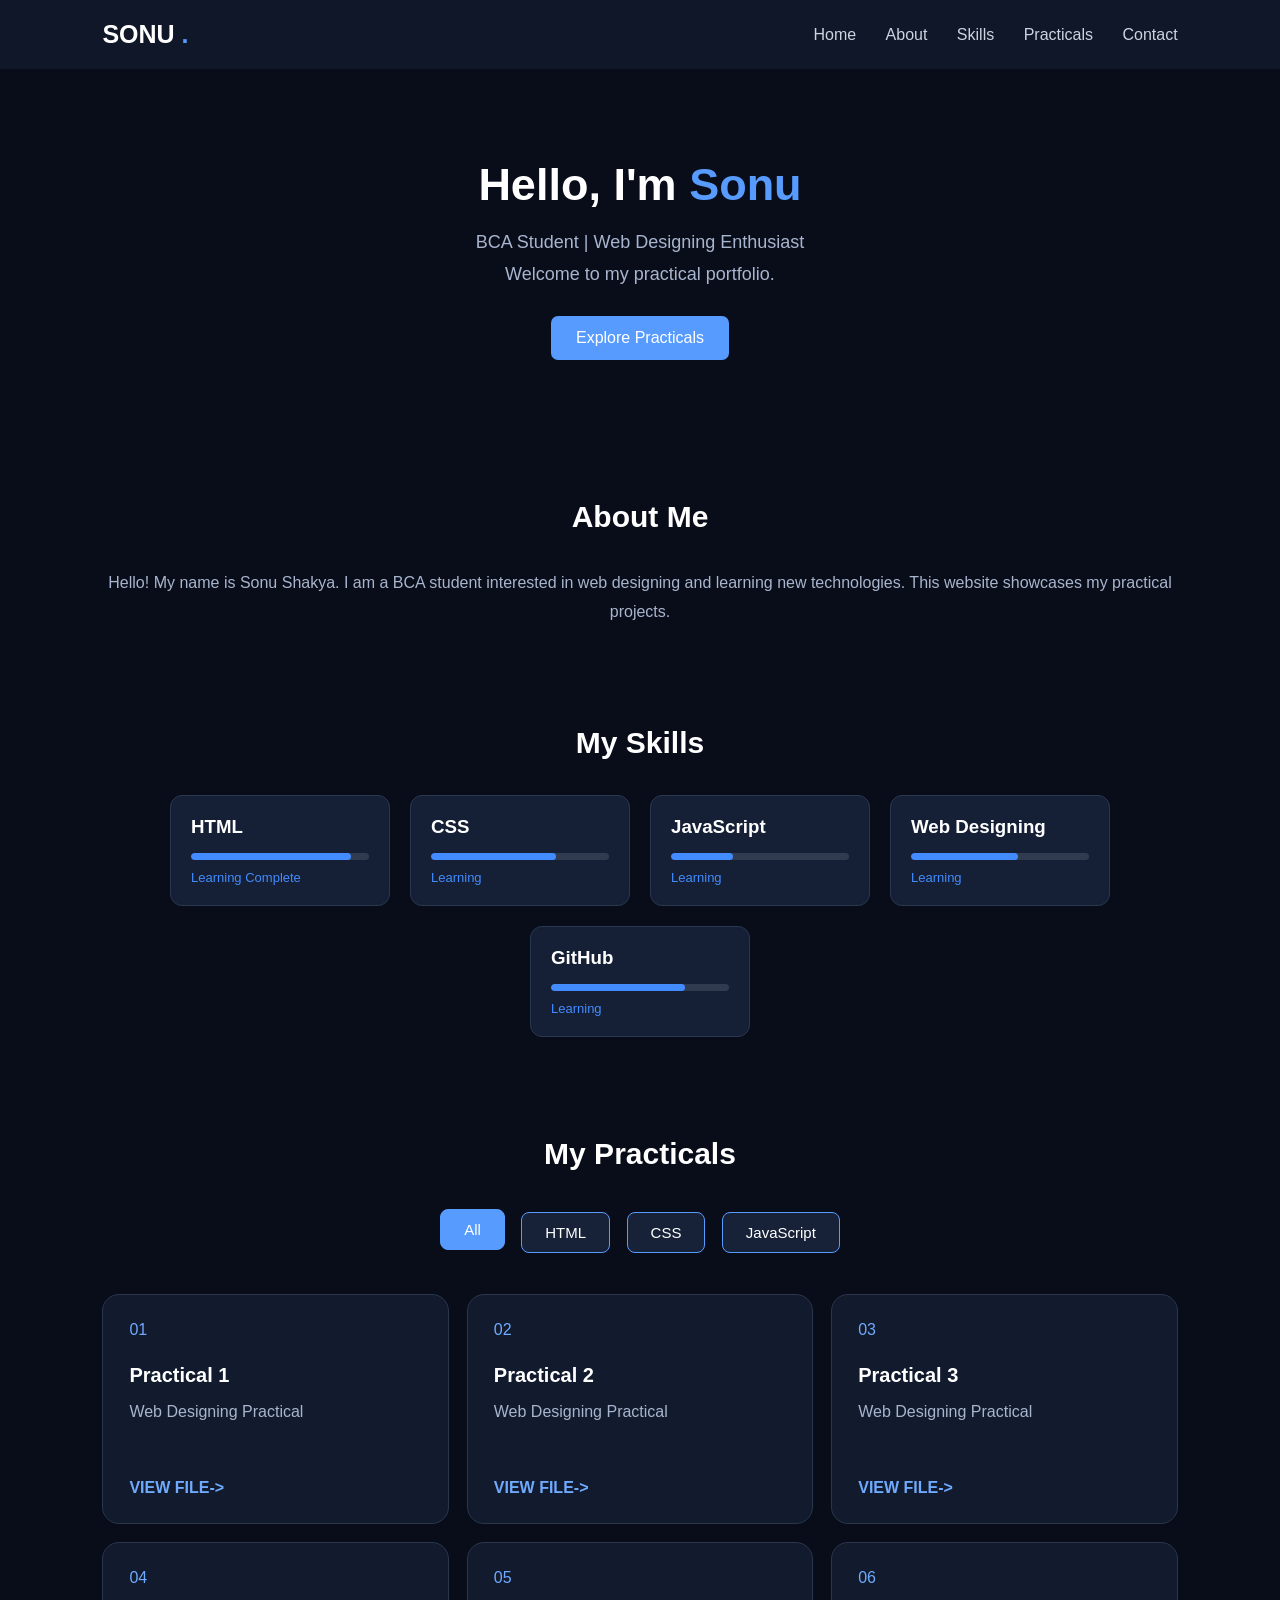
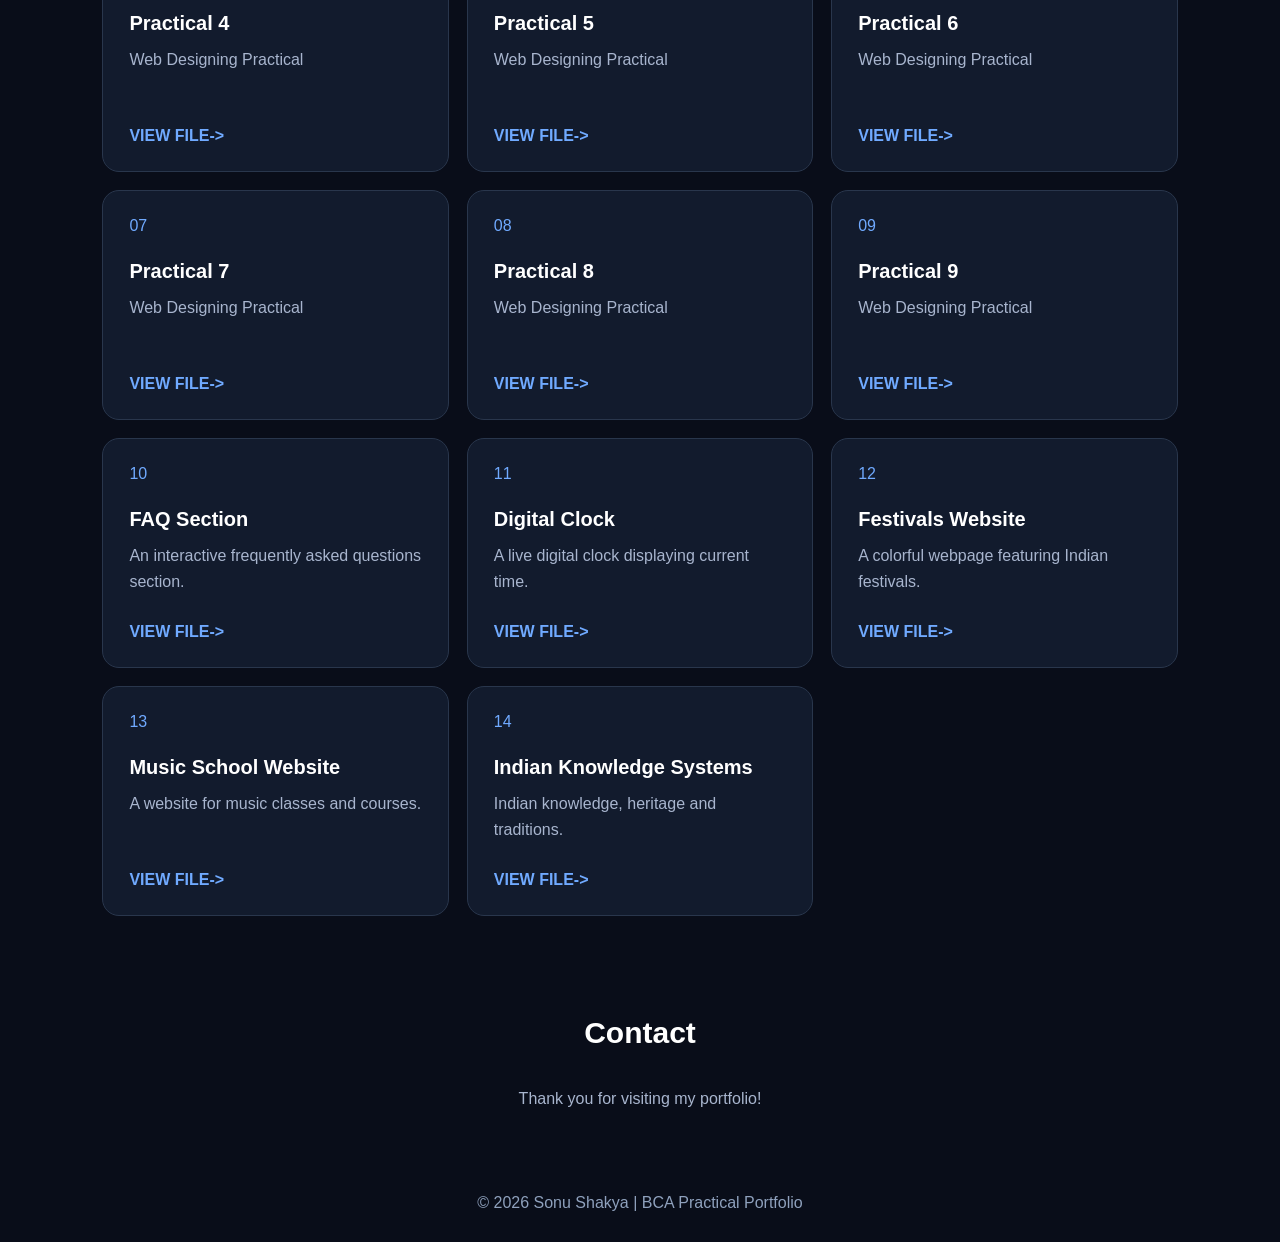
<file: index.html>
<!DOCTYPE html><html lang="en">
<head>
<meta charset="UTF-8">
<meta name="viewport" content="width=device-width, initial-scale=1.0">
<title>Sonu | BCA Portfolio</title><style>
* {
    margin: 0;
    padding: 0;
    box-sizing: border-box;
}

body {
    font-family: Arial, sans-serif;
    background: #090d19;
    color: white;
}

header {
    padding: 20px 8%;
    display: flex;
    justify-content: space-between;
    align-items: center;
    background: #101728;
    position: sticky;
    top: 0;
    z-index: 100;
}

.logo {
    font-size: 25px;
    font-weight: bold;
    color: white;
}

.logo span {
    color: #579bff;
}

nav a {
    color: #cbd5e1;
    text-decoration: none;
    margin-left: 25px;
}

.hero {
    text-align: center;
    padding: 90px 20px;
}

.hero h1 {
    font-size: 45px;
    margin-bottom: 15px;
}

.hero h1 span {
    color: #579bff;
}

.hero p {
    color: #a8b5ce;
    font-size: 18px;
    line-height: 1.8;
}

.btn {
    display: inline-block;
    margin-top: 25px;
    padding: 13px 25px;
    background: #579bff;
    color: white;
    text-decoration: none;
    border-radius: 7px;
}

section {
    padding: 50px 8%;
}

h2 {
    text-align: center;
    margin-bottom: 35px;
    font-size: 30px;
}

.about {
    text-align: center;
    color: #a8b5ce;
    line-height: 1.8;
}


.skills-container {
    display: flex;
    justify-content: center;
    flex-wrap: wrap;
    gap: 20px;
    margin-top: 35px;
}

.skill-box {
    background: #151f35;
    padding: 20px;
    width: 220px;
    border-radius: 12px;
    text-align: left;
    border: 1px solid #293750;
}

.skill-box h3 {
    color: white;
    margin-bottom: 15px;
}

.progress-bar {
    width: 100%;
    height: 7px;
    background: #303b50;
    border-radius: 10px;
    overflow: hidden;
}

.progress {
    height: 100%;
    background: #438cff;
    border-radius: 10px;
}

.skill-status {
    color: #438cff;
    font-size: 13px;
    margin-top: 10px;
}

@media (max-width: 600px) {
    .skill-box {
        width: 85%;
    }
}



.filter-buttons {
    text-align: center;
    margin-bottom: 35px;
}

.filter-buttons button {
    padding: 11px 23px;
    margin: 6px;
    border: 1px solid #579bff;
    border-radius: 8px;
    background: #172238;
    color: white;
    cursor: pointer;
    font-size: 15px;
    transition: 0.3s;
}

.filter-buttons button:hover,
.filter-buttons button.active {
    background: #579bff;
    color: white;
    transform: translateY(-3px);
}



.cards {
    display: grid;
    grid-template-columns: repeat(3, 1fr);
    gap: 18px;
}

.card {
    background: #121b2d;
    border: 1px solid #29364c;
    padding: 26px;
    border-radius: 17px;
    min-height: 230px;
    display: flex;
    flex-direction: column;
}


.card.hide {
    display: none;
}

.number {
    color: #70aaff;
    margin-bottom: 25px;
}

.card h3 {
    margin-bottom: 12px;
    font-size: 20px;
}

.card p {
    color: #a8b5ce;
    line-height: 1.6;
    flex-grow: 1;
}

.card a {
    color: #70aaff;
    text-decoration: none;
    font-weight: bold;
    margin-top: 20px;
}

footer {
    text-align: center;
    padding: 30px;
    color: #8fa1bd;
}

@media(max-width: 800px) {
    .cards {
        grid-template-columns: repeat(2, 1fr);
    }

    header {
        flex-direction: column;
        gap: 15px;
    }
}

@media(max-width: 550px) {
    .cards {
        grid-template-columns: 1fr;
    }

    nav a {
        margin: 8px;
    }
}
</style></head><body><header>
    <div class="logo">SONU <span>.</span></div><nav>
    <a href="#home">Home</a>
    <a href="#about">About</a>
    <a href="#skills">Skills</a>
    <a href="#practicals">Practicals</a>
    <a href="#contact">Contact</a>
</nav>

</header><div class="hero" id="home">
    <h1>Hello, I'm <span>Sonu</span></h1>
    <p>BCA Student | Web Designing Enthusiast</p>
    <p>Welcome to my practical portfolio.</p>
    <a href="#practicals" class="btn">Explore Practicals</a>
</div><section id="about">
    <h2>About Me</h2><p class="about">
    Hello! My name is Sonu Shakya.
    I am a BCA student interested in web designing
    and learning new technologies.
    This website showcases my practical projects.
</p>

</section><section id="skills">
    <h2>My Skills</h2>

    <div class="skills-container">

        <div class="skill-box">
            <h3>HTML</h3>
            <div class="progress-bar">
                <div class="progress" style="width: 90%"></div>
            </div>
            <p class="skill-status">Learning Complete</p>
        </div>

        <div class="skill-box">
            <h3>CSS</h3>
            <div class="progress-bar">
                <div class="progress" style="width: 70%"></div>
            </div>
            <p class="skill-status">Learning</p>
        </div>

        <div class="skill-box">
            <h3>JavaScript</h3>
            <div class="progress-bar">
                <div class="progress" style="width: 35%"></div>
            </div>
            <p class="skill-status">Learning</p>
        </div>

        <div class="skill-box">
            <h3>Web Designing</h3>
            <div class="progress-bar">
                <div class="progress" style="width: 60%"></div>
            </div>
            <p class="skill-status">Learning</p>
        </div>

        <div class="skill-box">
            <h3>GitHub</h3>
            <div class="progress-bar">
                <div class="progress" style="width: 75%"></div>
            </div>
            <p class="skill-status">Learning</p>
        </div>

    </div>
</section>
    
    <section id="practicals"><h2>My Practicals</h2><!-- NEW: FILTER BUTTONS --><div class="filter-buttons"><button class="active" onclick="filterPractical('all', this)">All</button>

<button onclick="filterPractical('html', this)">HTML</button>

<button onclick="filterPractical('css', this)">CSS</button>

<button onclick="filterPractical('js', this)">JavaScript</button>

</div><div class="cards"><div class="card practical html css">
<div class="number">01</div>
<h3>Practical 1</h3>
<p>Web Designing Practical</p>
<a href="practical-01/HandP.html">VIEW FILE-></a>
</div><div class="card practical html">
<div class="number">02</div>
<h3>Practical 2</h3>
<p>Web Designing Practical</p>
<a href="practical-02/img.html">VIEW FILE-></a>
</div><div class="card practical html css">
<div class="number">03</div>
<h3>Practical 3</h3>
<p>Web Designing Practical</p>
<a href="practical-03/nav.html">VIEW FILE-></a>
</div><div class="card practical html">
<div class="number">04</div>
<h3>Practical 4</h3>
<p>Web Designing Practical</p>
<a href="practical-04/form.html">VIEW FILE-></a>
</div><div class="card practical html css">
<div class="number">05</div>
<h3>Practical 5</h3>
<p>Web Designing Practical</p>
<a href="practical-05/wbpg.html">VIEW FILE-></a>
</div><div class="card practical css">
<div class="number">06</div>
<h3>Practical 6</h3>
<p>Web Designing Practical</p>
<a href="practical-06/flexbox.html">VIEW FILE-></a>
</div><div class="card practical html css">
<div class="number">07</div>
<h3>Practical 7</h3>
<p>Web Designing Practical</p>
<a href="practical-07/gallery.html">VIEW FILE-></a>
</div><div class="card practical html css">
<div class="number">08</div>
<h3>Practical 8</h3>
<p>Web Designing Practical</p>
<a href="practical-08/handicrafts.html">VIEW FILE-></a>
</div><div class="card practical html css js">
<div class="number">09</div>
<h3>Practical 9</h3>
<p>Web Designing Practical</p>
<a href="practical-09/jv-form.html">VIEW FILE-></a>
</div><div class="card practical html css js">
<div class="number">10</div>
<h3>FAQ Section</h3>
<p>An interactive frequently asked questions section.</p>
<a href="practical-10/faq.html">VIEW FILE-></a>
</div><div class="card practical html css js">
<div class="number">11</div>
<h3>Digital Clock</h3>
<p>A live digital clock displaying current time.</p>
<a href="practical-11/clock.html">VIEW FILE-></a>
</div><div class="card practical html css">
<div class="number">12</div>
<h3>Festivals Website</h3>
<p>A colorful webpage featuring Indian festivals.</p>
<a href="practical-12/ind-fest.html">VIEW FILE-></a>
</div><div class="card practical html css">
<div class="number">13</div>
<h3>Music School Website</h3>
<p>A website for music classes and courses.</p>
<a href="practical-13/music.html">VIEW FILE-></a>
</div><div class="card practical html css">
<div class="number">14</div>
<h3>Indian Knowledge Systems</h3>
<p>Indian knowledge, heritage and traditions.</p>
<a href="practical-14/iks.html">VIEW FILE-></a>
</div></div>
</section><section id="contact">
<h2>Contact</h2>
<p class="about">Thank you for visiting my portfolio!</p>
</section><footer>
© 2026 Sonu Shakya | BCA Practical Portfolio
</footer><!-- NEW: JAVASCRIPT FILTER SYSTEM --><script>

function filterPractical(category, button) {

    let practicals = document.querySelectorAll('.practical');

    practicals.forEach(function(item) {

        if (category === 'all' || item.classList.contains(category)) {

            item.classList.remove('hide');

        } else {

            item.classList.add('hide');

        }

    });

    document.querySelectorAll('.filter-buttons button').forEach(function(btn) {
        btn.classList.remove('active');
    });

    button.classList.add('active');

}

</script></body>
</html>
</file>
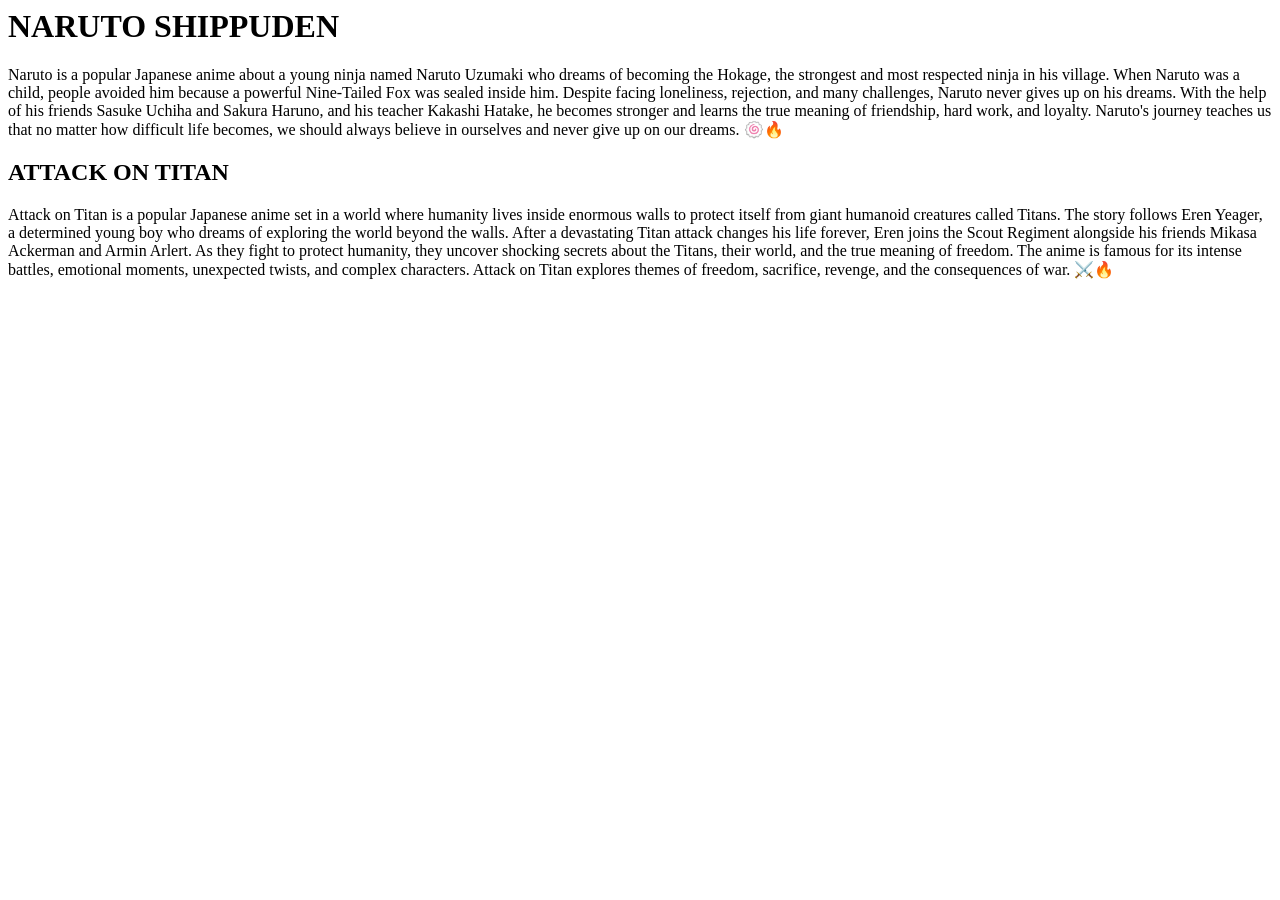
<file: practical-01/HandP.html>
<html>
    <head>
      <title>MY FAV ANIME</title>
    </head>
          <body>

<h1>NARUTO SHIPPUDEN</h1>
<p>Naruto is a popular Japanese anime about a young ninja named Naruto Uzumaki who dreams of becoming the Hokage, the strongest and most respected ninja in his village. When Naruto was a child, people avoided him because a powerful Nine-Tailed Fox was sealed inside him. Despite facing loneliness, rejection, and many challenges, Naruto never gives up on his dreams. With the help of his friends Sasuke Uchiha and Sakura Haruno, and his teacher Kakashi Hatake, he becomes stronger and learns the true meaning of friendship, hard work, and loyalty. Naruto's journey teaches us that no matter how difficult life becomes, we should always believe in ourselves and never give up on our dreams. 🍥🔥</p>
<h2>ATTACK ON TITAN </h2>
<p>Attack on Titan is a popular Japanese anime set in a world where humanity lives inside enormous walls to protect itself from giant humanoid creatures called Titans. The story follows Eren Yeager, a determined young boy who dreams of exploring the world beyond the walls. After a devastating Titan attack changes his life forever, Eren joins the Scout Regiment alongside his friends Mikasa Ackerman and Armin Arlert. As they fight to protect humanity, they uncover shocking secrets about the Titans, their world, and the true meaning of freedom. The anime is famous for its intense battles, emotional moments, unexpected twists, and complex characters. Attack on Titan explores themes of freedom, sacrifice, revenge, and the consequences of war. ⚔️🔥</p>

          </body>
</html>
</file>
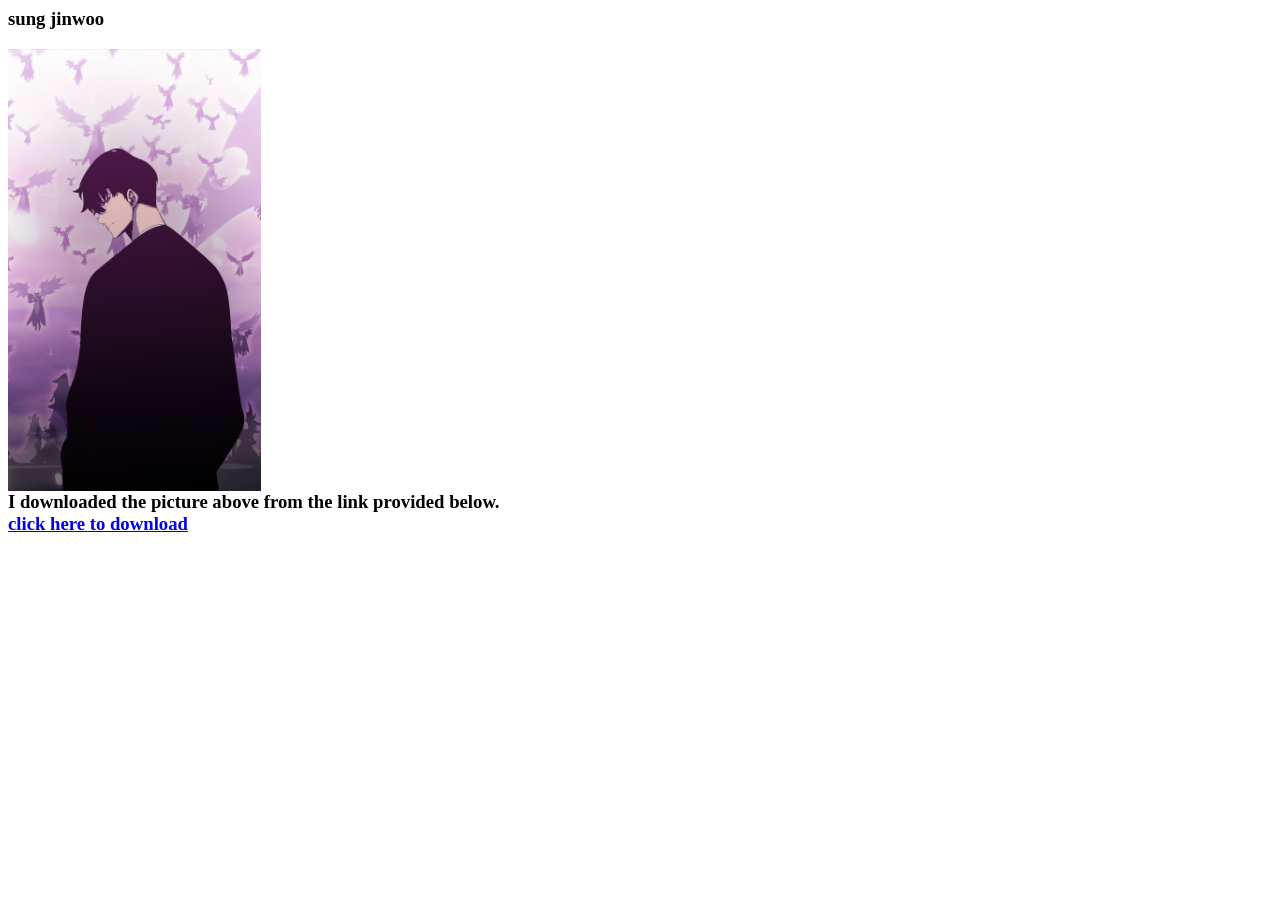
<file: practical-02/img.html>
<html>
    <head>
  <title>IMAGE AND HYPERLINK</title>
    </head>
<body>
<h3>sung jinwoo<h3>
<img src="../sung-jinwoo.jpg" height="50%" width="20%"><br>

I downloaded the picture above from the link provided below.<br>
<a href="https://hdqwalls.com/wallpaper/1080x1920/sung-jin-woo-solo-leveling" target="_blank">click here to download
</a>
</body>
</html>
</file>
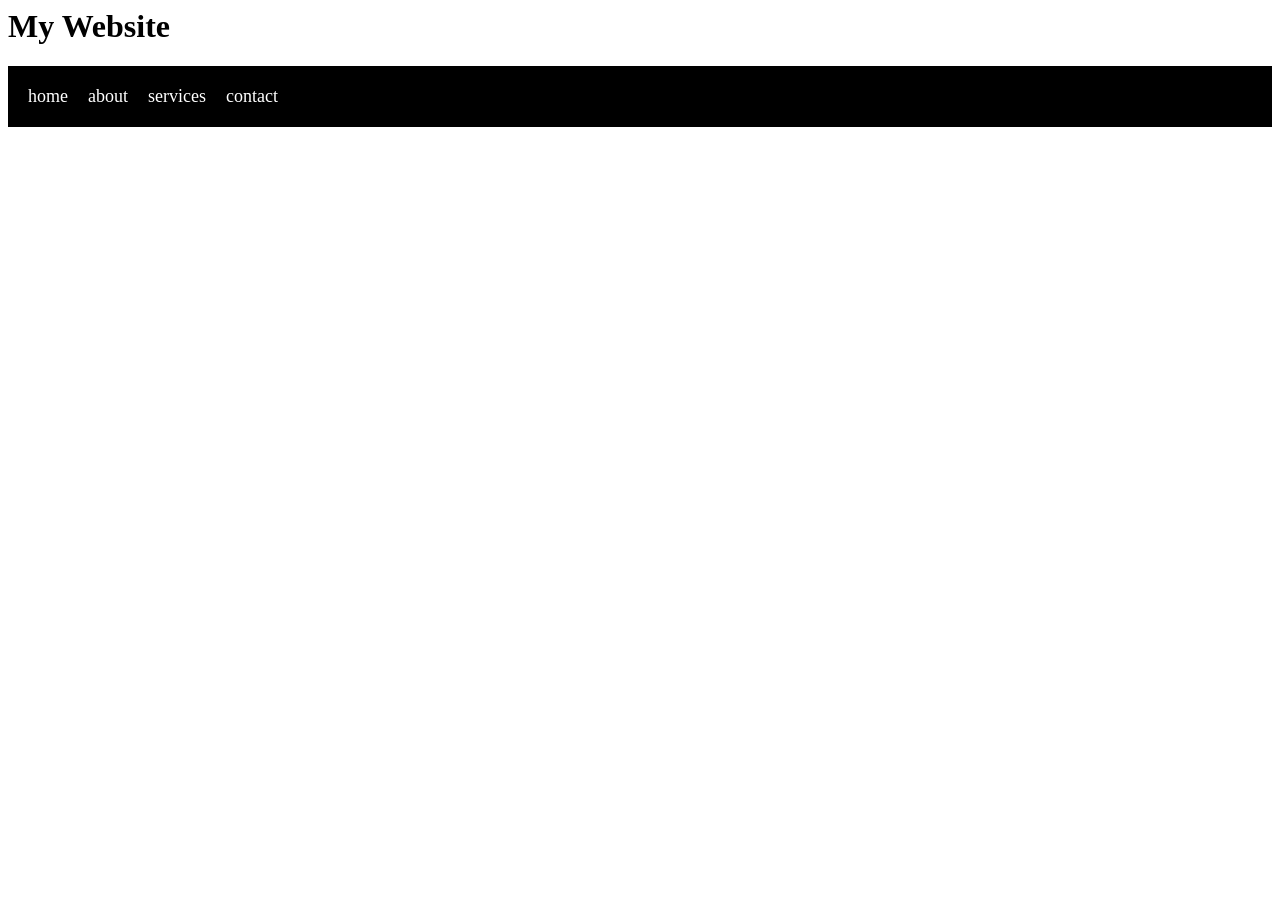
<file: practical-03/nav.html>
<html>
    <head>
<title>navigation bar </title>
</head>

<style>
     ul{
        list-style-type: none; background-color:black; padding:10px; margin: 0; display: flex;} 
     li{
        margin:10px; }
      a{
        color: white; text-decoration: none; font-size:18px;  }
a:hover{
        color:yellow; } 
</style>
</head>
<body>
<h1> My Website</h1>
     <ul>
         <li><a href="#">home</a></li>   
         <li><a href="#">about</a></li>
         <li><a href="#">services</a></li>
         <li><a href="#">contact</a></li>
     </ul>
</body>
</html>
</file>
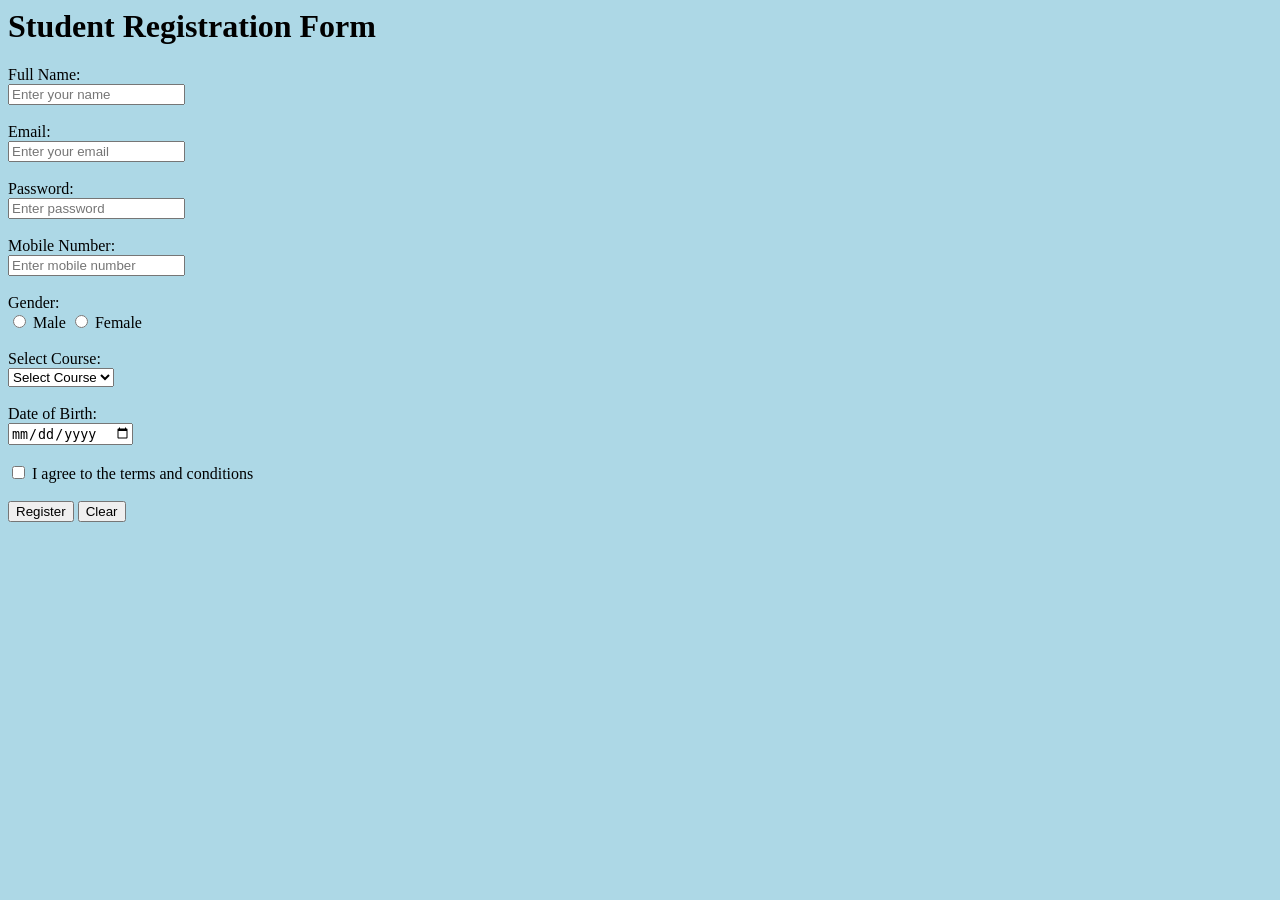
<file: practical-04/form.html>
<html>
<head> <title>Student Registration Form</title></head><body bgcolor="lightblue">
        <h1>Student Registration Form</h1><form><label>Full Name:</label><br>
 <input type="text" placeholder="Enter your name" required> <br><br>
<label>Email:</label><br>
<input type="email" placeholder="Enter your email" required> <br><br>
<label>Password:</label><br>
<input type="password" placeholder="Enter password" required><br><br><label>Mobile Number:</label><br>
<input type="tel" placeholder="Enter mobile number"><br><br>
<label>Gender:</label><br>
<input type="radio" name="gender"> Male
<input type="radio" name="gender"> Female<br><br> <label>Select Course:</label><br>
<select><option>Select Course</option>
<option>BCA</option>
<option>BBA</option> <option>BA</option>
<option>B.Com</option>
</select><br><br>
<label>Date of Birth:</label><br><input type="date"><br><br>
<input type="checkbox"> I agree to the terms and conditions<br><br>
<input type="submit" value="Register">
<input type="reset" value="Clear">
</form></body>
</html>
</file>
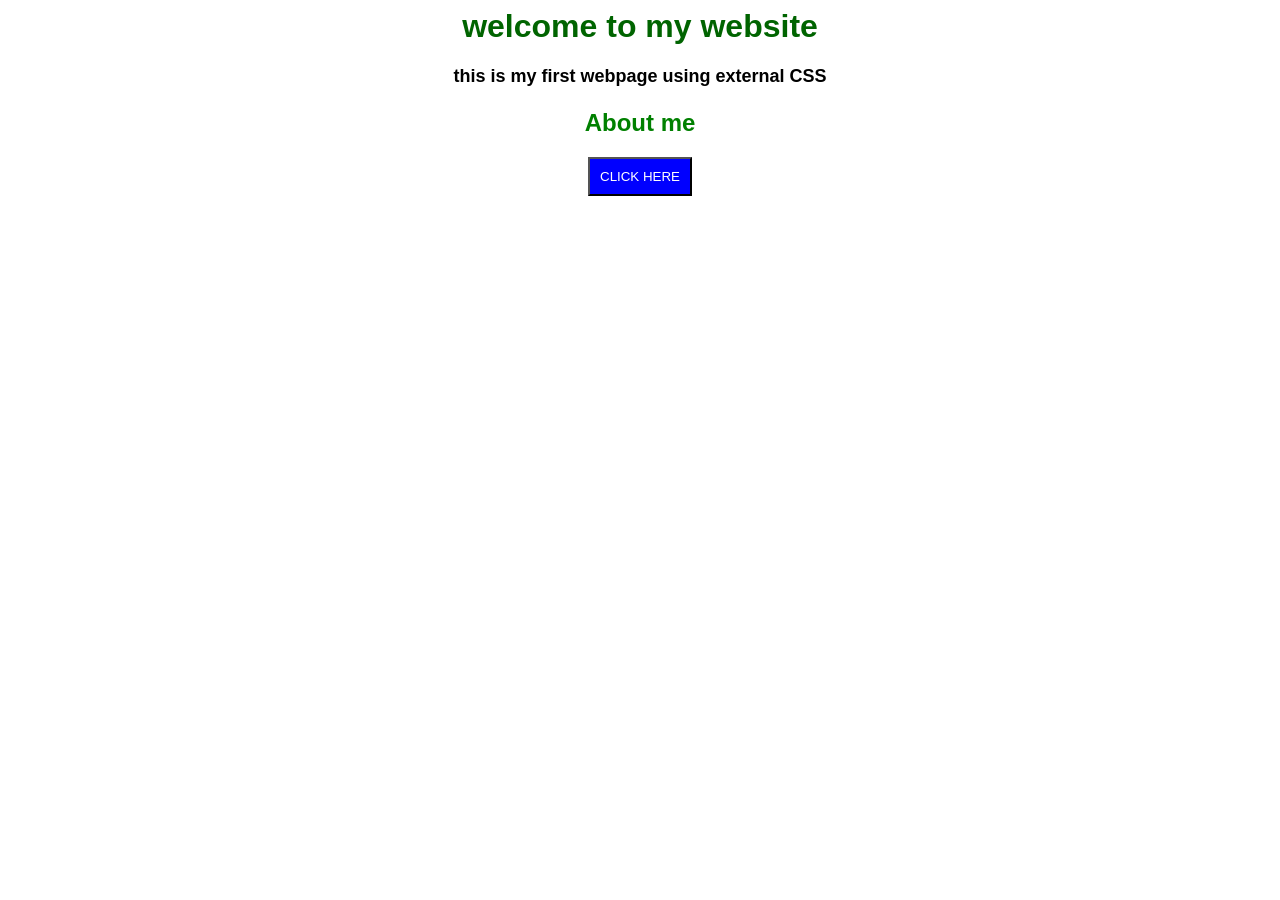
<file: practical-05/wbpg.html>
<html> 
<head><title> My Web Page </title> 
<link rel="stylesheet" href="../style.css"> 
</head> 
<body> 
<h1> welcome to my website<h1>  
<p>this is my first webpage using external CSS </p> 
<h2> About me </h2>  
<button>CLICK HERE </button> 
</body> 
</html>
</file>
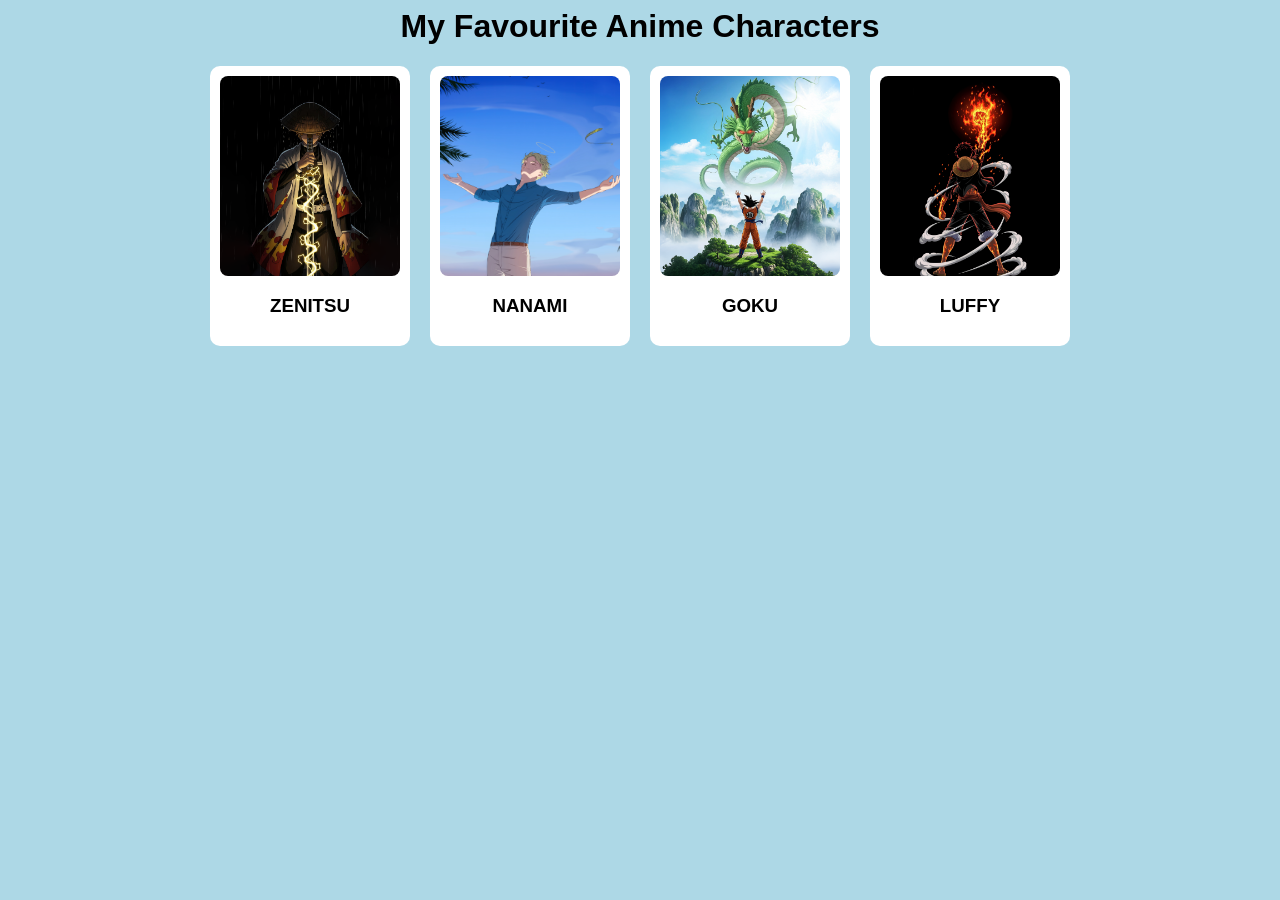
<file: practical-06/flexbox.html>
<html><head> 
<title>Flexbox Gallery</title> 
<link rel="stylesheet" href="../style2.css"> 
</head><body> 
<h1>My Favourite Anime Characters</h1> 
<div class="container"> 
<div class="box">  
<img src="../zenitsu.png"> 
<h3>ZENITSU</h3> 
</div> 
<div class="box">  
<img src="../nanami.jpg"> 
<h3>NANAMI</h3> 
</div> 
<div class="box">  
<img src="../goku.jpeg"> 
<h3>GOKU</h3> 
</div> 
<div class="box">  
<img src="../luffy.png"> 
<h3>LUFFY</h3></div></div></body></html>
</file>
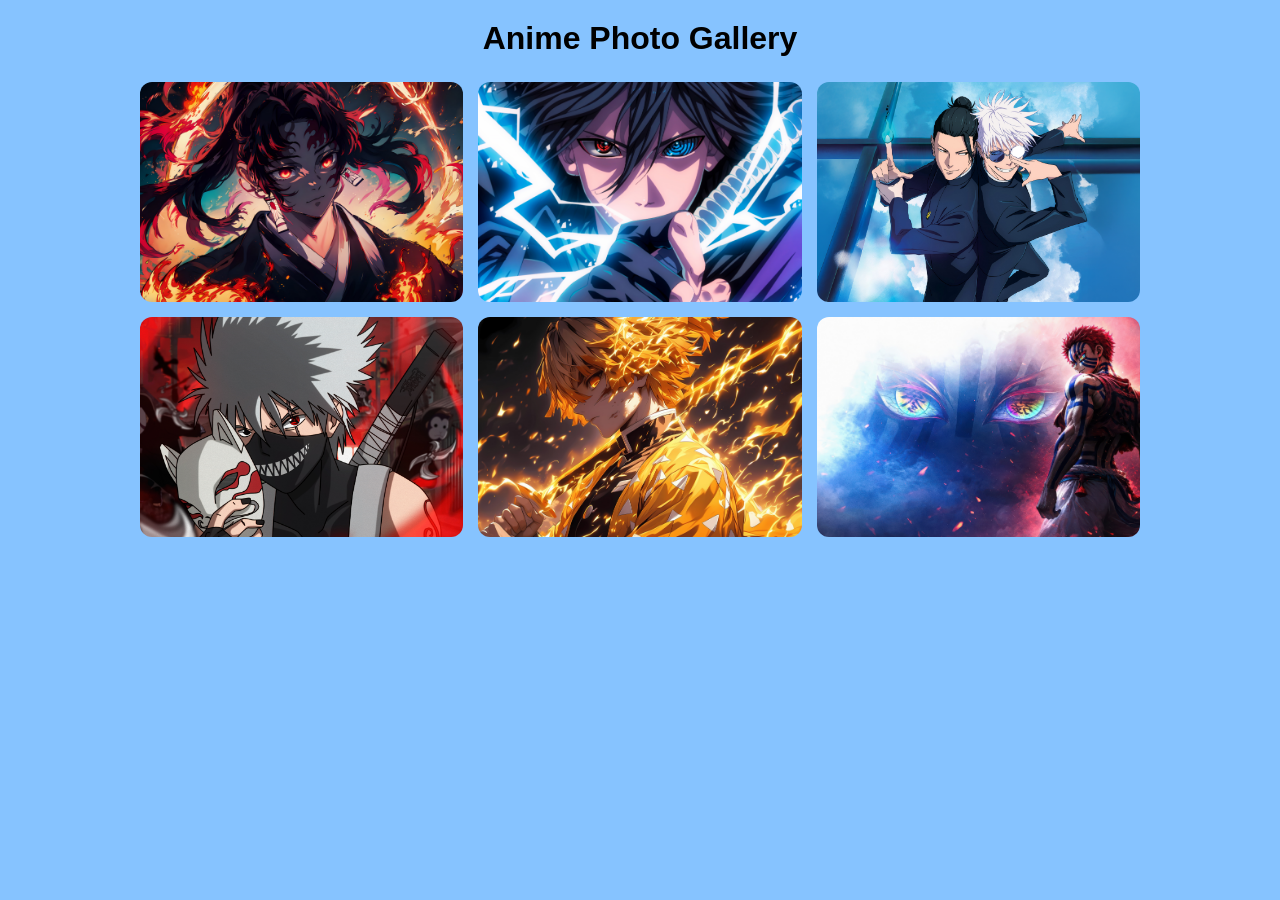
<file: practical-07/gallery.html>
<html> 
<head><title>Anime Photo Gallery</title> 
<link rel="stylesheet" href="../style4.css"> 
</head><body> 
<h1>Anime Photo Gallery</h1> 
<div class="gallery"> 
<img src="../yorichi.jpeg"> 
<img src="../sasuke.jpeg"> 
<img src="../jjk.jpeg"> 
<img src="../kakashi.jpg"> 
<img src="../zenitsu2.jpeg"> 
<img src="../akaza.jpeg"> 
</div></body>            
</html>
</file>
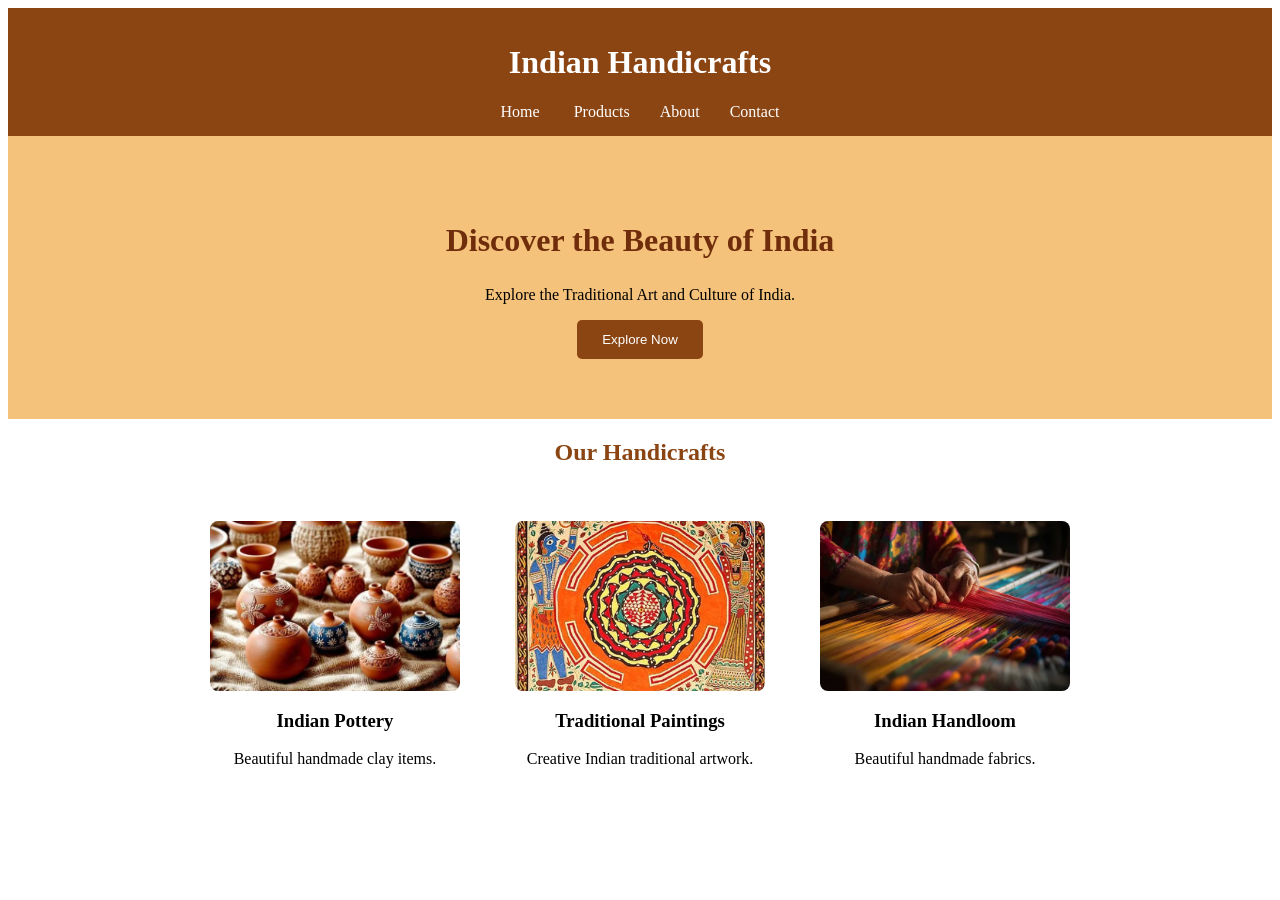
<file: practical-08/handicrafts.html>
<html>  <head> <title>Indian Handicrafts</title> 
<link rel="stylesheet" href="../style3.css"></head><body><header> 
<h1>Indian Handicrafts</h1><nav><a href="#">Home</a> 
<a href="#">Products</a><a href="#">About</a><a href="#">Contact</a> 
</nav></header><section class="hero"><h2>Discover the Beauty of 
India</h2><p>Explore the Traditional Art and Culture of 
India.</p><button>Explore Now</button></section> 
<h2 class="heading">Our Handicrafts</h2><div class="container"> 
<div class="card"><img src="../pottery.png"><h3>Indian Pottery</h3> 
<p>Beautiful handmade clay items.</p></div><div class="card"> 
<img src="../painting.png"> 
<h3>Traditional Paintings</h3><p>Creative Indian traditional artwork.</p> 
</div><div class="card"> 
<img src="../handloom.png"> 
<h3>Indian Handloom</h3> <p>Beautiful handmade fabrics.</p></div></div> 
</body> 
</html>
</file>
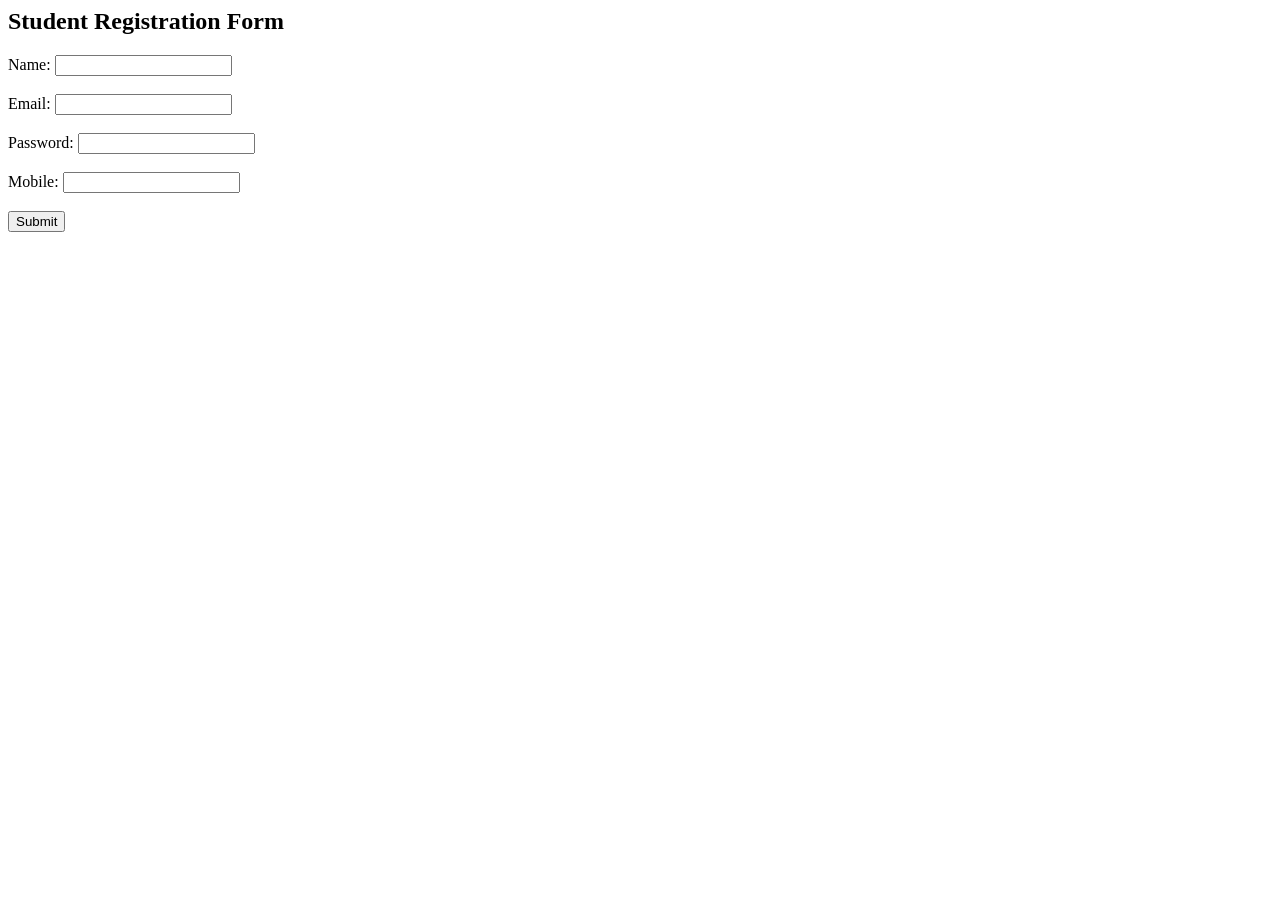
<file: practical-09/jv-form.html>
<html>  
<head><title>Form Validation</title></head><body> 
<h2>Student Registration Form</h2><form onsubmit="return validate()"> 
Name:   <input type="text" id="name"><br><br> 
Email:   <input type="email" id="email"><br><br> 
Password:   <input type="password" id="pass"><br><br> 
Mobile:     <input type="text" id="mobile"><br><br> 
<input type="submit" value="Submit">     </form> 
<script>    function validate()   {var n = 
document.getElementById("name").value;  var e = 
document.getElementById("email").value;var p = 
document.getElementById("pass").value;   var m = 
document.getElementById("mobile").value; 
if(n == "" || e == "" || p == "" || m == "")   {alert("Please fill all fields");return 
false;}if(p.length < 6)  {alert("Password must be 6 characters"); return false; } 
if(m.length != 10 || isNaN(m))  {  alert("Enter valid mobile number");  return 
false;  alert("Form Submitted Successfully!");  return false;  } </script> 
</body> 
</html>
</file>
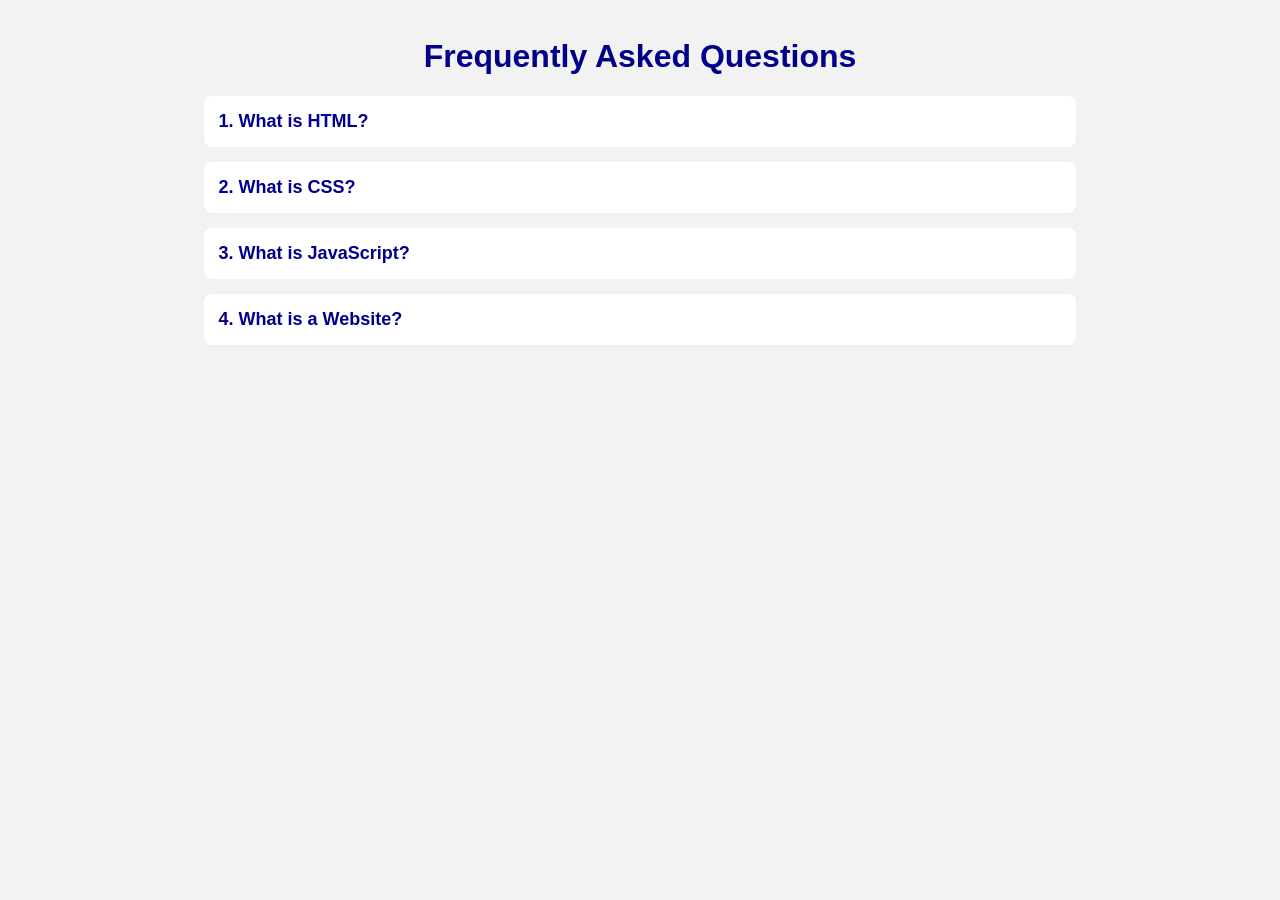
<file: practical-10/faq.html>
<html> 
<head><title>FAQ Section</title><link rel="stylesheet" href="../style5.css"> 
</head><body><h1>Frequently Asked Questions</h1><div class="faq"> 
<div class="question" onclick="showAnswer(1)">  1. What is HTML? 
</div><div class="answer" id="ans1"> HTML is used to create web 
pages.</div></div><div class="faq"><div class="question" 
onclick="showAnswer(2)">  2. What is CSS?</div> 
<div class="answer" id="ans2">CSS is used to style web pages.</div> 
</div><div class="faq"><div class="question" onclick="showAnswer(3)"> 
3. What is JavaScript?  </div><div class="answer" id="ans3"> 
JavaScript makes web pages interactive.</div></div><div class="faq"><div 
class="question" onclick="showAnswer(4)">4. What is a Website?</div><div 
class="answer" id="ans4">A website is a collection of web 
pages.</div></div><script>function showAnswer(num) {var answer = 
document.getElementById("ans" + num); if (answer.style.display == "block") 
{answer.style.display = "none";} else { answer.style.display = "block"; }  } 
</script></body> 
</html>
</file>
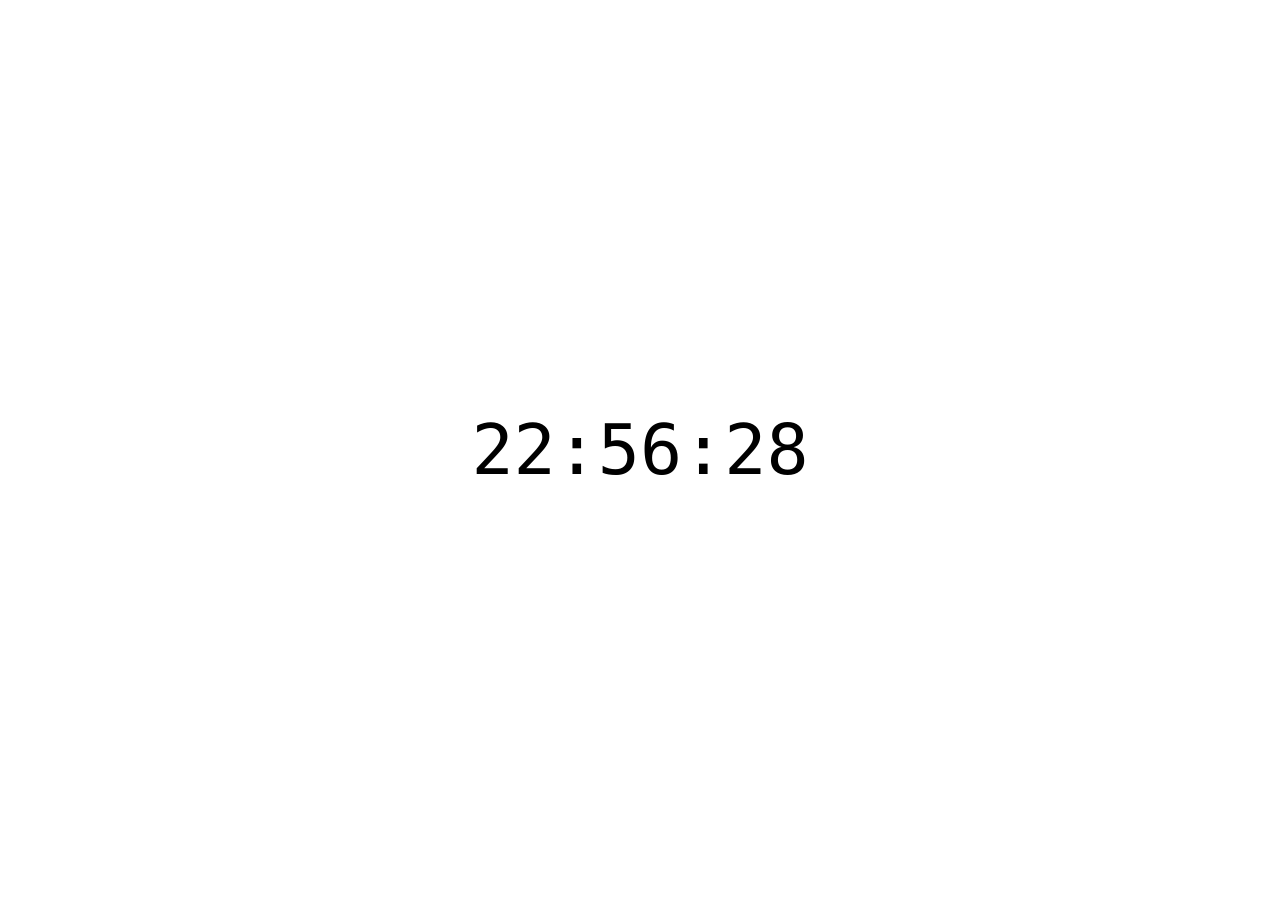
<file: practical-11/clock.html>
<html>   <head> 
<title>Digital Clock</title>  <style> 
body { 
display: flex; 
justify-content: center; 
align-items: center; 
font-family: monospace; 
font-size: 70px; }</style> 
</head><body><div id="clock"></div><script> 
function updateClock() {   const now = new Date(); 
const h = String(now.getHours()).padStart(2, '0'); 
const m = String(now.getMinutes()).padStart(2, '0'); 
const s = String(now.getSeconds()).padStart(2, '0'); 
document.getElementById("clock").textContent = `${h}:${m}:${s}`;  } 
setInterval(updateClock, 1000); 
updateClock(); 
</script>  </body>  </html>
</file>
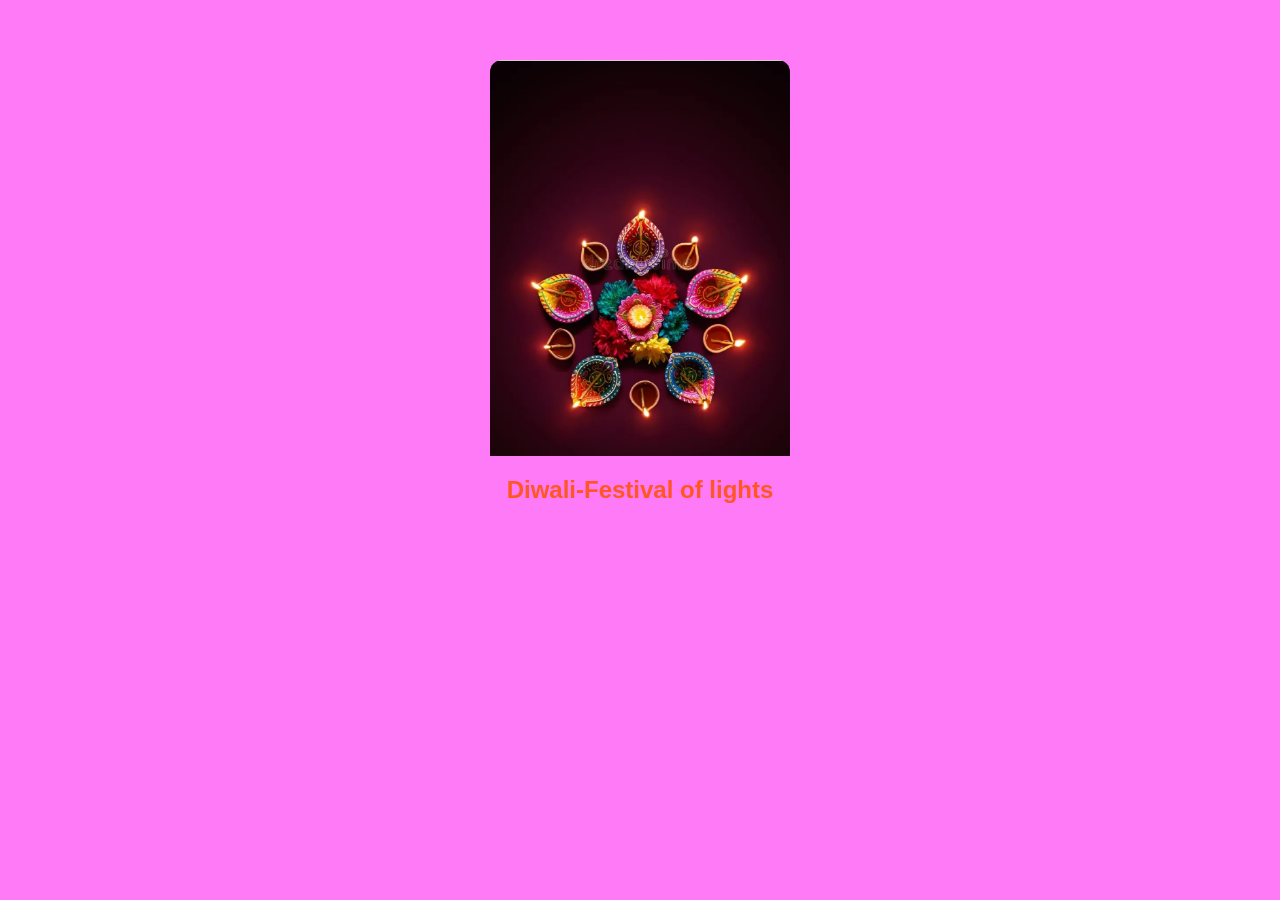
<file: practical-12/ind-fest.html>
<html> 
<head><title>Diwali</title></head> 
<style> 
body{font-family:Arial; text-align:center; background:#FF7AF6;} 
.card{width:300px; margin:60px auto; box-shadow:0 4px 15px rgba(0,0,0,0,2); 
border-radius:12px; overflow:hidden;}  
.card img {width:100%; transition:.4s;} 
.card:hover img{transform:scale(1.1);} 
h2{color:#ff5722;} 
</style>  </head>   <body>  
<div class="card"> 
<img src="../diw.png"> 
<h2> Diwali-Festival of lights <h2> 
</div>  
</body>    
</html>
</file>
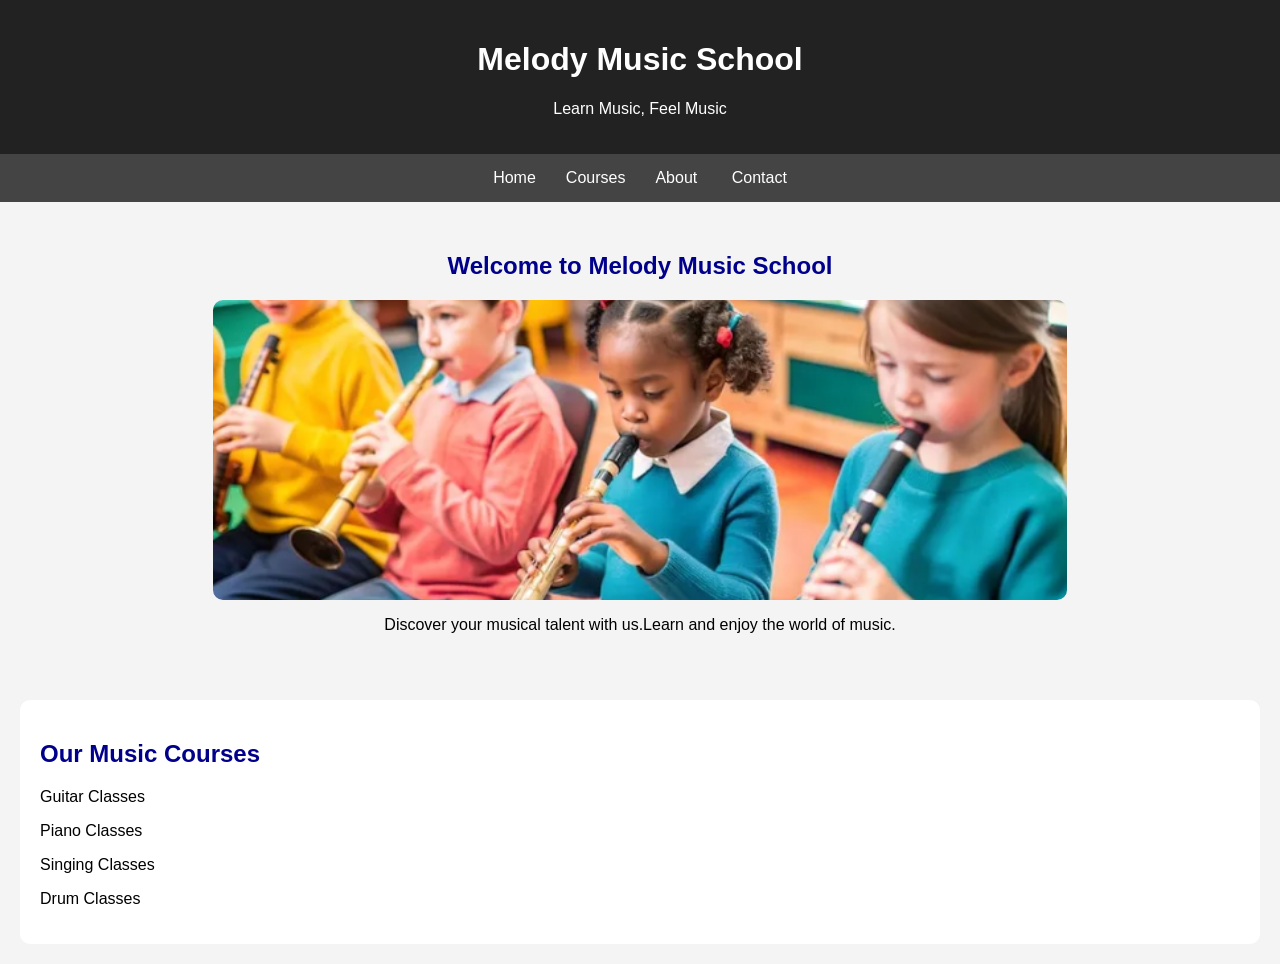
<file: practical-13/music.html>
<html> 
<head><title>Music School</title> <link rel="stylesheet" href="../style7.css"> 
</head> 
<body><header><h1> Melody Music School</h1><p>Learn Music, Feel 
Music</p></header> 
<nav><a href="#">Home</a><a href="#">Courses</a><a href="#">About</a> 
<a href="#">Contact</a></nav><div class="container"> 
<h2>Welcome to Melody Music School</h2> 
<img src="../music.png"> 
<p>Discover your musical talent with us.Learn and enjoy the world of 
music.</p> 
</div><div class="courses"><h2>Our Music Courses</h2><p>Guitar 
Classes</p> 
<p> Piano Classes</p><p> Singing Classes</p><p> Drum 
Classes</p></div></body> 
</html>
</file>
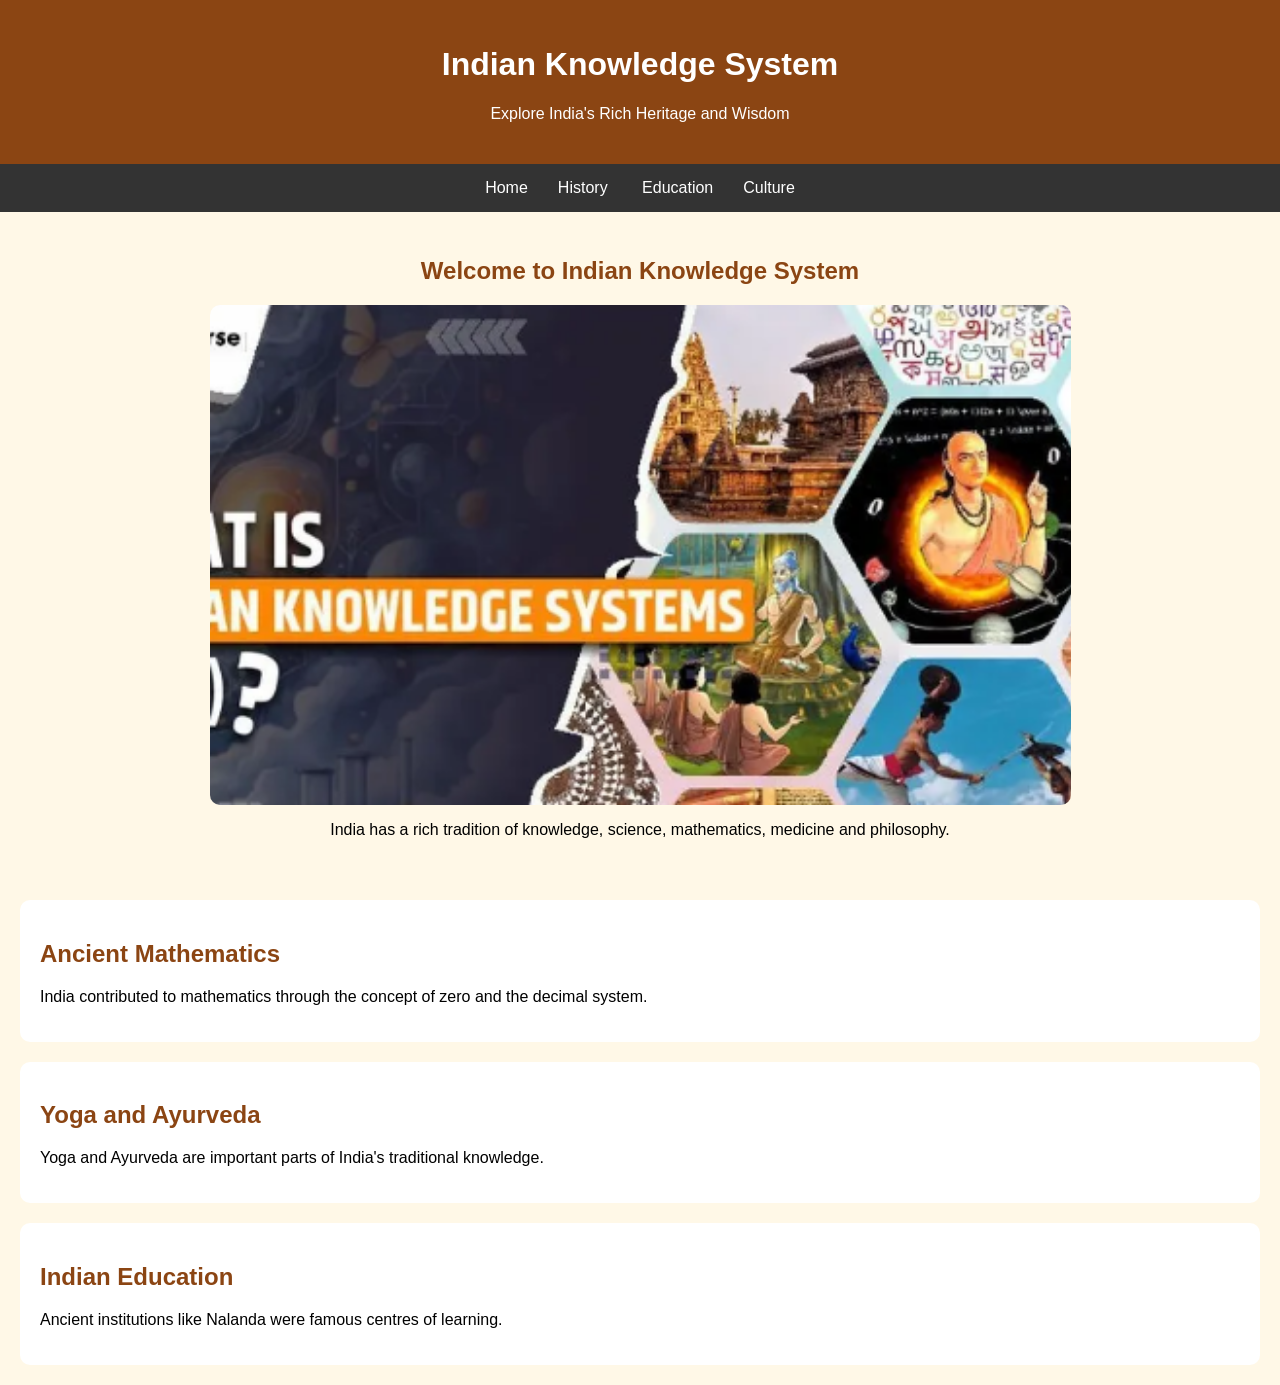
<file: practical-14/iks.html>
<html> 
<head><title>Indian Knowledge System</title><link rel="stylesheet" 
href="../style6.css"></head><body><header> 
<h1>Indian Knowledge System</h1> 
<p>Explore India's Rich Heritage and Wisdom</p></header> 
<nav> 
<a href="#">Home</a><a href="#">History</a> 
<a href="#">Education</a><a href="#">Culture</a></nav> 
<div class="container"><h2>Welcome to Indian Knowledge System</h2> 
<img src="../iks2.png"><p> 
India has a rich tradition of knowledge, science, mathematics, medicine and 
philosophy.</p> </div>  <div class="box">  <h2>Ancient Mathematics</h2> 
<p>India contributed to mathematics through the concept of zero and the 
decimal system.</p>  </div><div class="box"><h2>Yoga and Ayurveda</h2> 
<p>Yoga and Ayurveda are important parts of India's traditional 
knowledge.</p> </div><div class="box"> <h2>Indian Education</h2> 
<p>Ancient institutions like Nalanda were famous centres of learning.</p>  
</div>  </body> 
</html>
</file>
<file: style.css>
body {
     backgroun-color:lightpink;
     text-align:center;
     font-family:arial;
}

h1   {
     color:darkgreen;
}

h2   {
     color:green;
}

p    {
     font-size:18px;
     color:black;
}

button{
     background-color:blue;
     color:white;
     padding:10px;
     border;none
}
</file>
<file: style2.css>
body {
    background-color: lightblue;
    text-align: center;
    font-family: Arial;
}

.container {
    display: flex;
    justify-content: center;
    gap: 20px;
    flex-wrap: wrap;
}

.box {
    background: white;
    padding: 10px;
    border-radius: 10px;
    width: 180px;
}

img {
    width: 180px;
    height: 200px;
    object-fit: cover;
    border-radius: 8px;
}
</file>
<file: style4.css>
body {
            font-family: Arial, sans-serif;
            background-color: #86C3FF;
            color: white;
            text-align: center;
            margin: 0;
            padding: 20px;
        }

        h1 {
            color: #000000;
            margin-bottom: 25px;
        }

        .gallery {
            display: grid;
            grid-template-columns: repeat(3, 1fr);
            gap: 15px;
            max-width: 1000px;
            margin: auto;
        }

     

        @media (max-width: 600px) {
            .gallery {
                grid-template-columns: repeat(2, 1fr);
            }
        }   .gallery img {
            width: 100%;
            height: 220px;
            object-fit: cover;
            border-radius: 12px;
            transition: 0.3s;
        }

        .gallery img:hover {
            transform: scale(1.05);
        }
</file>
<file: style3.css>
Q8.      body {
    margin: 0;
    font-family: Arial;
    background-color: #fff8ed;
}

header {
    background-color: #8b4513;
    color: white;
    padding: 15px;
    text-align: center;
}

nav a {
    color: white;
    text-decoration: none;
    margin: 15px;
}

.hero {
    background-color: #f4c27a;
    text-align: center;
    padding: 60px 20px;
}

.hero h2 {
    font-size: 32px;
    color: #702d0b;
}

button {
    background-color: #8b4513;
    color: white;
    padding: 12px 25px;
    border: none;
    border-radius: 5px;
}

.heading {
    text-align: center;
    color: #8b4513;
}

.container {
    display: flex;
    justify-content: center;
    gap: 25px;
    padding: 20px;
    flex-wrap: wrap;
}

.card {
    background-color: white;
    width: 250px;
    text-align: center;
    padding: 15px;
    border-radius: 10px;
}

.card img {
    width: 100%;
    height: 170px;
    object-fit: cover;
    border-radius: 8px;
}

footer {
    background-color: #8b4513;
    color: white;
    text-align: center;
    padding: 15px;
}
</file>
<file: style5.css>
body {
    font-family: Arial;
    background-color: #f2f2f2;
    padding: 30px;
}

h1 {
    text-align: center;
    color: darkblue;
}

.faq {
    background: white;
    padding: 15px;
    margin: 15px auto;
    width: 70%;
    border-radius: 8px;
}

.question {
    font-size: 18px;
    font-weight: bold;
    cursor: pointer;
    color: darkblue;
}

.answer {
    display: none;
    padding-top: 10px;
    color: #444;
}
</file>
<file: style7.css>
body {
    margin: 0;
    font-family: Arial;
    background-color: #f4f4f4;
}

header {
    background-color: #222;
    color: white;
    text-align: center;
    padding: 20px;
}

nav {
    background-color: #444;
    text-align: center;
    padding: 15px;
}

nav a {
    color: white;
    text-decoration: none;
    margin: 15px;
}

.container {
    text-align: center;
    padding: 30px;
}

img {
    width: 70%;
    height: 300px;
    object-fit: cover;
    border-radius: 10px;
}

h2 {
    color: darkblue;
}

.courses {
    background: white;
    padding: 20px;
    margin: 20px;
    border-radius: 10px;
}

footer {
    background: #222;
    color: white;
    text-align: center;
    padding: 15px;
}
</file>
<file: style6.css>
body {
    margin: 0;
    font-family: Arial;
    background-color: #fff8e7;
}

header {
    background-color: #8b4513;
    color: white;
    text-align: center;
    padding: 25px;
}

nav {
    background-color: #333;
    padding: 15px;
    text-align: center;
}

nav a {
    color: white;
    text-decoration: none;
    margin: 15px;
}

.container {
    padding: 25px;
    text-align: center;
}

img {
    width: 70%;
    height: 500px;
    object-fit: cover;
    border-radius: 10px;
}

.box {
    background-color: white;
    margin: 20px;
    padding: 20px;
    border-radius: 10px;
}

h2 {
    color: #8b4513;
}

footer {
    background-color: #333;
    color: white;
    text-align: center;
    padding: 15px;
}
</file>
